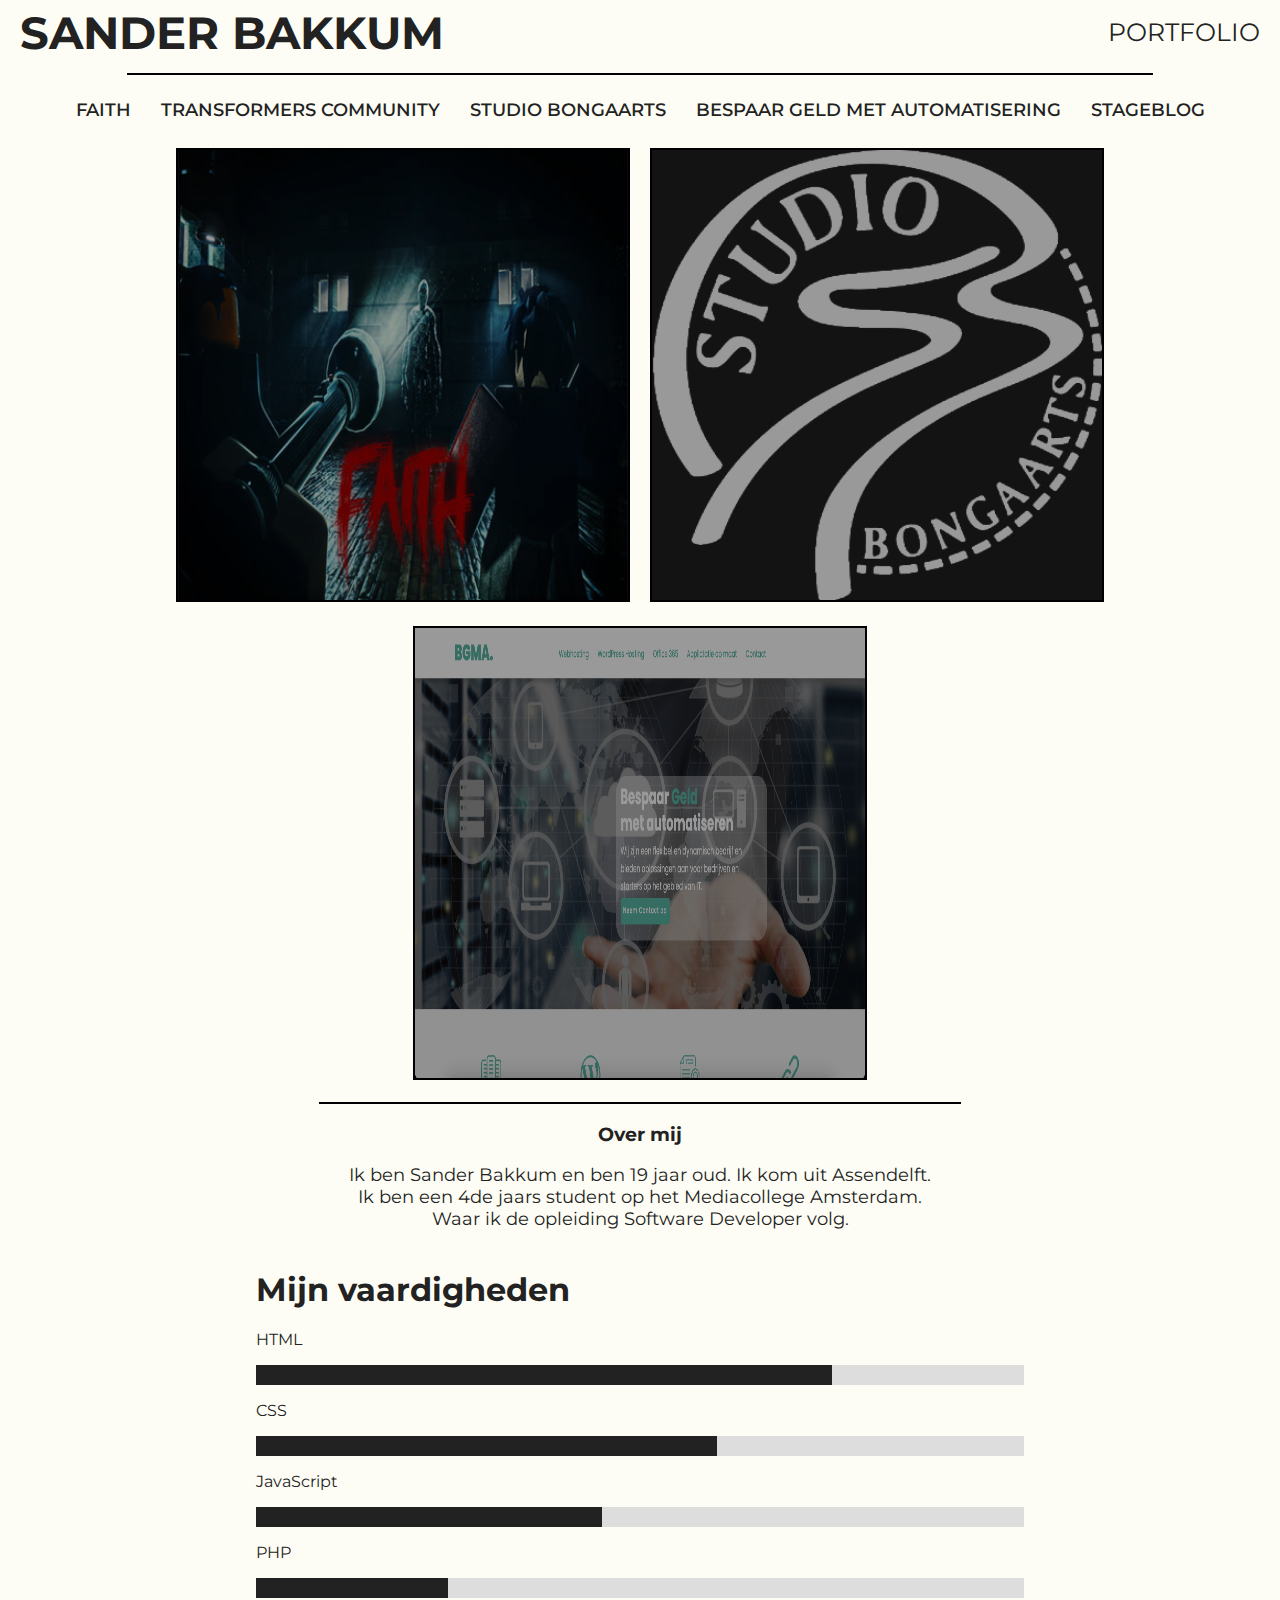
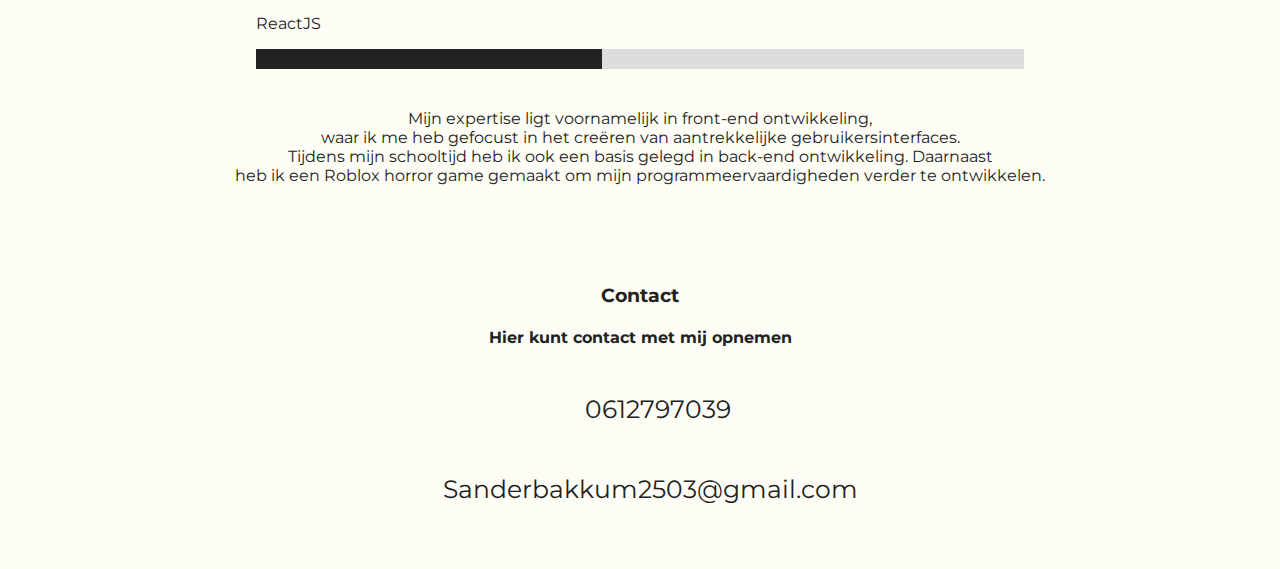
<file: index.html>
<!DOCTYPE html>
<html lang="en">
<head>
    <meta charset="UTF-8">
    <meta name="viewport" content="width=device-width, initial-scale=1.0">
    <link rel="stylesheet" href="css/style.css">
    <title>Portfolio</title>
</head>

<body>
   <div class="header">
            <a href="index.html" class="naam">SANDER BAKKUM</a>
            <a class="port">PORTFOLIO</a>
    </div>
    <hr width="80%" color="#000000" />
    <div class="content-bar">
        <a href="Faith.html">FAITH</a>
        <a href="Tc.html">TRANSFORMERS COMMUNITY</a>
        <a href="Studiobongaarts.html">STUDIO BONGAARTS</a>
        <a href="bgma.html">BESPAAR GELD MET AUTOMATISERING</a>
        <a href="stageblog.html">STAGEBLOG</a>
    </div>
    <div class="img-container">
        <a href="Faith.html"><img src="Images/faith2.jpg" class="Projects"></a>
        <a href="Studiobongaarts.html"><img style="background-color: rgb(32, 32, 32);"  src="Images/studiobongaartslogo.png" class="Projects"></a>
        <a href="bgma.html" ><img src="Images/bgma.png" class="Projects"></a>
    </div>
    <hr width="50%"color="#000000" />
        
        <div class="info">
            <h3>Over mij</h3>
            <p>Ik ben Sander Bakkum en ben 19 jaar oud. Ik kom uit Assendelft.<br>
                Ik ben een 4de jaars student op het Mediacollege Amsterdam.<br> Waar ik de opleiding Software Developer volg.
                </p>
        
               
        </div>
        <div class="skill-con1">
            <div class="skill-con">
                <h1>Mijn vaardigheden</h1>
    
                <p>HTML</p>
                <div class="container">
                <div class="skills html"></div>
                </div>
    
                <p>CSS</p>
                <div class="container">
                <div class="skills css"></div>
                </div>
    
                <p>JavaScript</p>
                <div class="container">
                <div class="skills js"></div>
                </div>
    
                <p>PHP</p>
                <div class="container">
                <div class="skills php"></div>
                </div>
                <p>ReactJS</p>
                <div class="container">
                <div class="skills rjs"></div>
                </div>
            </div>
        </div>
        <div class="stats">
             Mijn expertise ligt voornamelijk in front-end ontwikkeling,<br>
                waar ik me heb gefocust in het creëren van aantrekkelijke gebruikersinterfaces.<br>
                Tijdens mijn schooltijd heb ik ook een basis gelegd in back-end ontwikkeling. Daarnaast <br>
                heb ik een Roblox horror game gemaakt om mijn programmeervaardigheden verder te ontwikkelen.<br>
        </div>
        <div class="contact">
            <h3>Contact</h3>
            <h4>Hier kunt contact met mij opnemen</h4>
            <div class="container2">
                <script src="https://cdn.lordicon.com/xdjxvujz.js"></script>
                                <lord-icon
                                class="phone"
                                src="https://cdn.lordicon.com/cnyeuzxc.json"
                                trigger="hover"
                                style="width:30px;height:30px">
                                </lord-icon>
                                <p class="nummer">0612797039</p>
            </div>
            <div class="container3">
                <script src="https://cdn.lordicon.com/xdjxvujz.js"></script>
                <lord-icon
                    src="https://cdn.lordicon.com/iicmtpsq.json"
                    trigger="hover"
                    style="width:25px;height:25px">
                </lord-icon>
                <p class="mail"> Sanderbakkum2503@gmail.com</p>
            </div>
           
       </div>
        
   
</body>
</html>
</file>
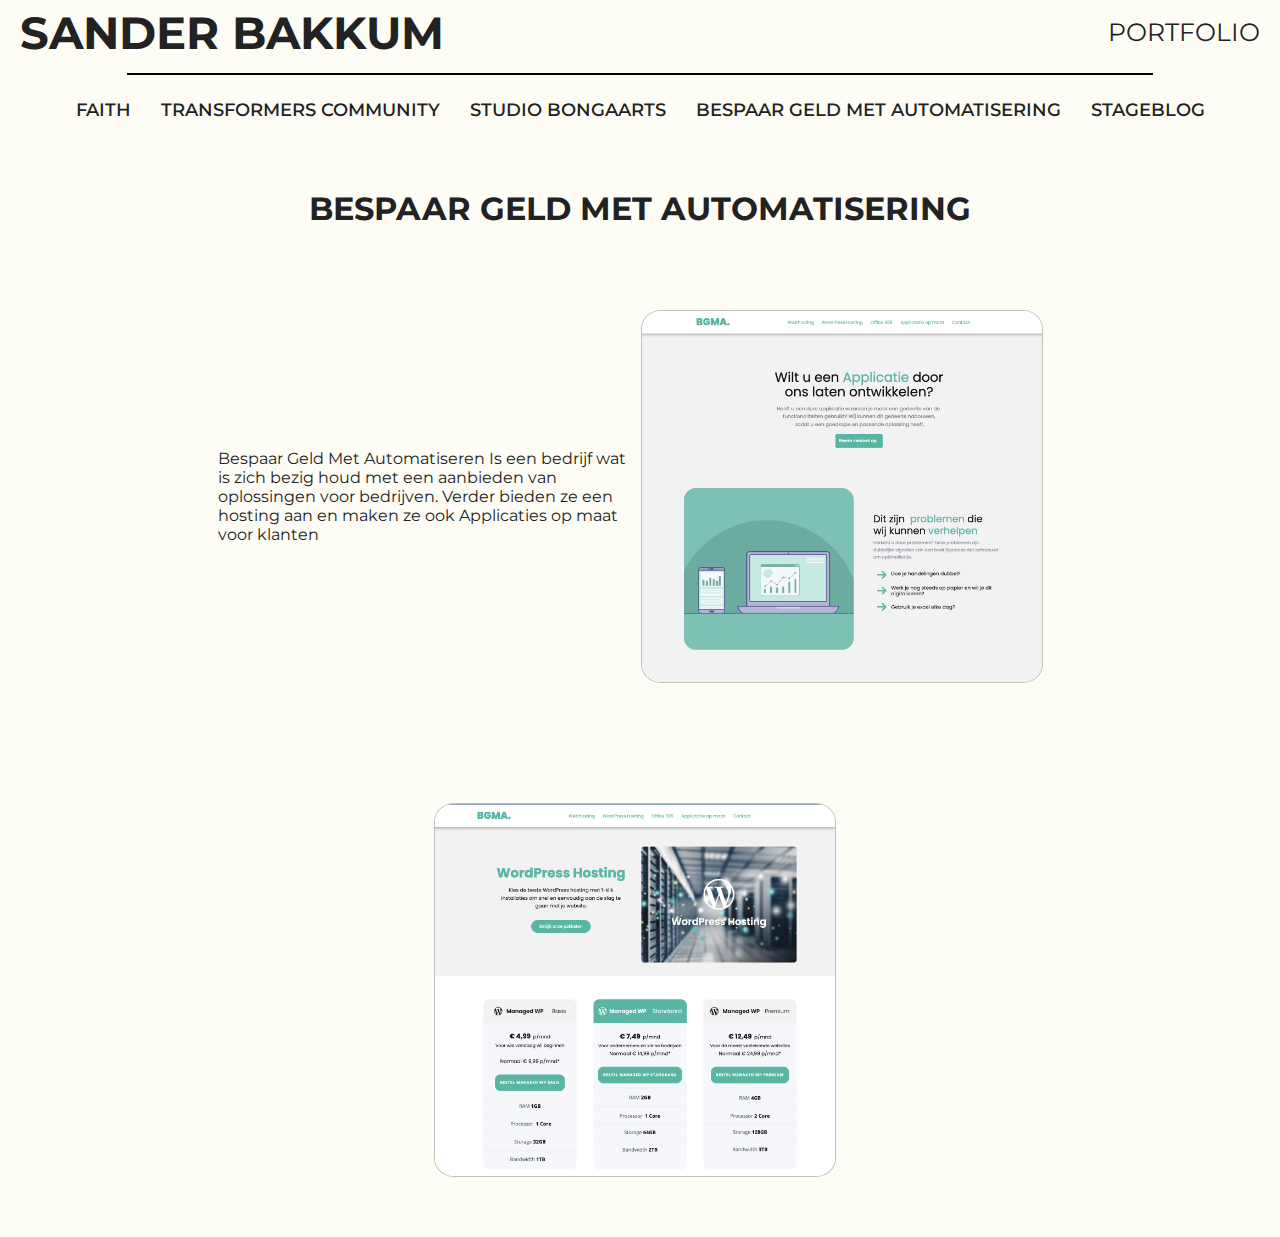
<file: bgma.html>
<!DOCTYPE html>
<html lang="en">
<head>
    <meta charset="UTF-8">
    <meta name="viewport" content="width=device-width, initial-scale=1.0">
    <title>Bespaar Geld Met Automatisering</title>
    
    <link rel="stylesheet" type="text/css" href="css/style.css">
    <link rel="stylesheet" type="text/css" href="css/bgstyle.css">
</head>
<body>
    <div class="header">
        <a href="index.html" class="naam">SANDER BAKKUM</a>
        <a class="port">PORTFOLIO</a>
    </div>
    <hr width="80%" color="#000000" />
    <div class="content-bar">
        <a href="Faith.html">FAITH</a>
        <a href="Tc.html">TRANSFORMERS COMMUNITY</a>
        <a href="Studiobongaarts.html">STUDIO BONGAARTS</a>
        <a href="bgma.html">BESPAAR GELD MET AUTOMATISERING</a>
        <a href="stageblog.html">STAGEBLOG</a>
    </div>

    <h1>BESPAAR GELD MET AUTOMATISERING</h1>

    <section class="section">
        
        <p>Bespaar Geld Met Automatiseren
            Is een bedrijf wat is zich bezig houd met een aanbieden van oplossingen voor bedrijven.
            Verder bieden ze een hosting aan en maken ze ook Applicaties op maat voor klanten</p>
        <img src="Images/applicatie.png" alt="Image 1">
    </section>
    <section class="section">
        <img src="Images/wphosting.png" alt="Image 1">
        <p></p>
        
    </section>
    
</body>
</html>
</file>
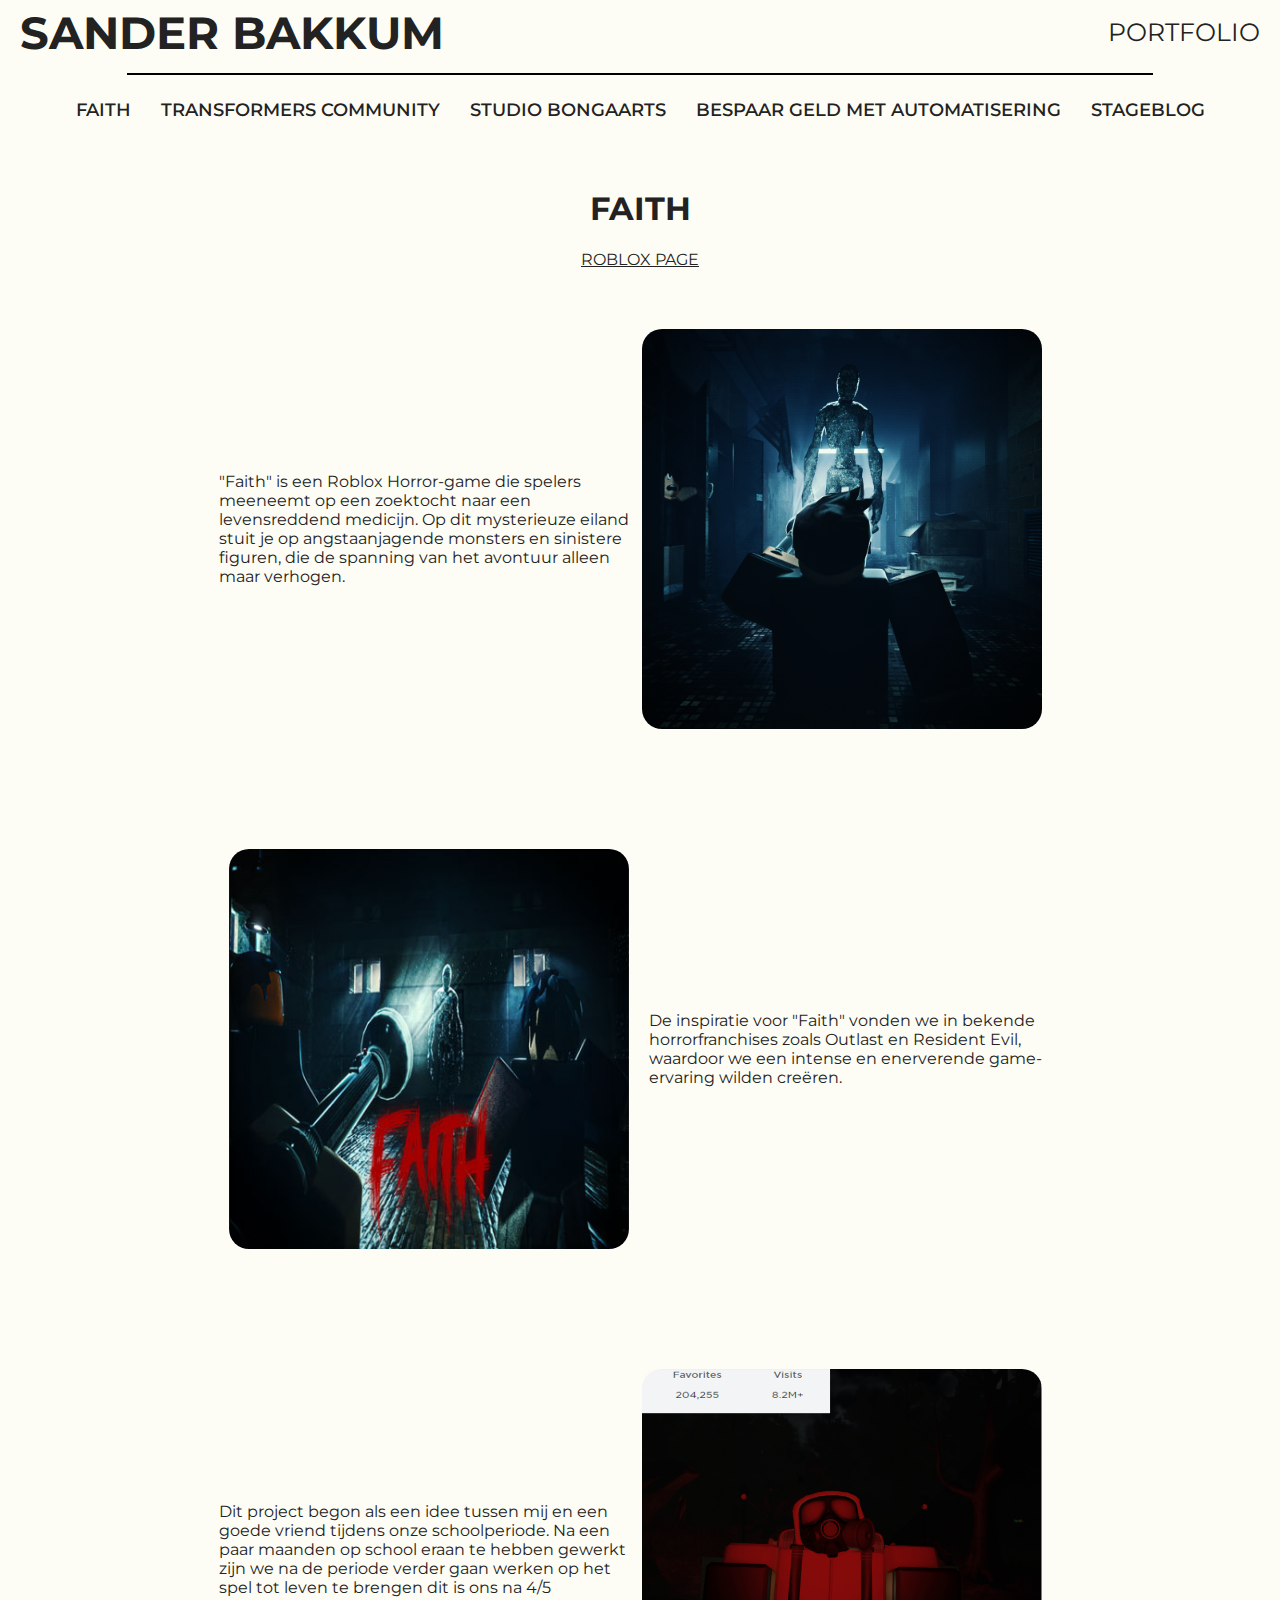
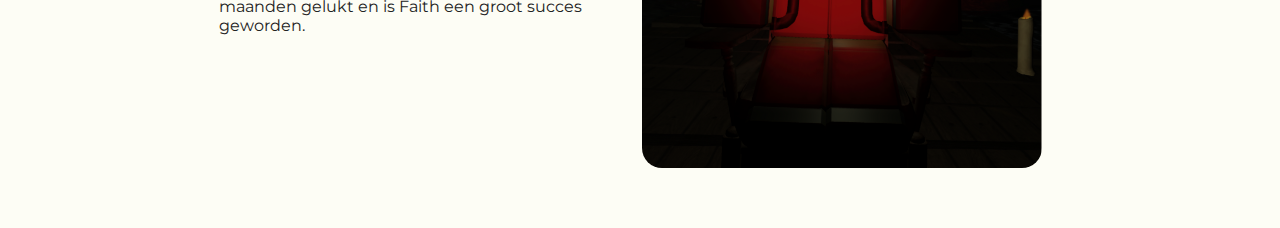
<file: Faith.html>
<!DOCTYPE html>
<html lang="en">
<head>
    <meta charset="UTF-8">
    <meta name="viewport" content="width=device-width, initial-scale=1.0">
    <title>Faith</title>
    <link rel="stylesheet" type="text/css" href="css/style.css">
    <link rel="stylesheet" type="text/css" href="css/fstyle.css">
    
    
</head>
<body>
    <div class="header">
        <a href="index.html" class="naam">SANDER BAKKUM</a>
        <a class="port">PORTFOLIO</a>
    </div>
    <hr width="80%" color="#000000" />
    <div class="content-bar">
        <a href="Faith.html">FAITH</a>
        <a href="Tc.html">TRANSFORMERS COMMUNITY</a>
        <a href="Studiobongaarts.html">STUDIO BONGAARTS</a>
        <a href="bgma.html">BESPAAR GELD MET AUTOMATISERING</a>
        <a href="stageblog.html">STAGEBLOG</a>
    </div>
    <div>
        <h1>FAITH</h1>
        <a class="roblox" href="https://www.roblox.com/games/9297627871/Faith">ROBLOX PAGE</a>
    </div>
    
    <section class="section">
        
        <p>"Faith" is een Roblox Horror-game die spelers meeneemt op een  zoektocht naar een levensreddend medicijn. Op dit mysterieuze eiland stuit je op angstaanjagende monsters en sinistere figuren, die de spanning van het avontuur alleen maar verhogen.</p>
        <img src="Images/faith.png" alt="Image 1">
    </section>
    <section class="section">
        <img src="Images/faith2.jpg" alt="Image 1">
        <p>De inspiratie voor "Faith" vonden we in bekende horrorfranchises zoals Outlast en Resident Evil, waardoor we een intense en enerverende game-ervaring wilden creëren.</p>
        
    </section>
    <section class="section">
        
        <p>Dit project begon als een idee tussen mij en een goede vriend tijdens onze schoolperiode. Na een paar maanden op school eraan te hebben gewerkt zijn we na de periode verder gaan werken op het spel tot leven te brengen dit is ons na 4/5 maanden gelukt en is Faith een groot succes geworden. </p>
        <img src="Images/faith3.png" alt="Image 1">
    </section>
</body>
</html>
</file>
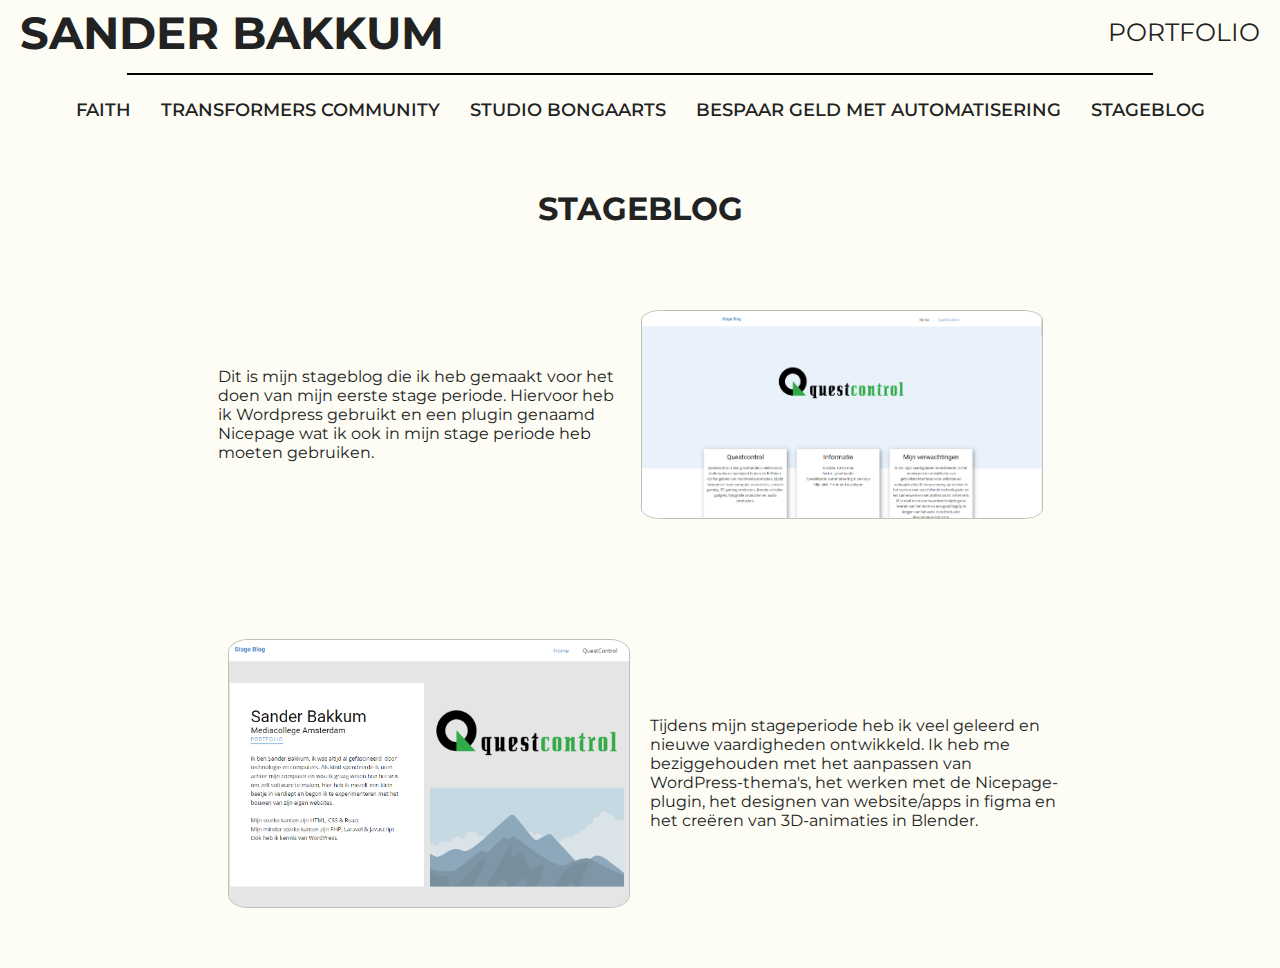
<file: stageblog.html>
<!DOCTYPE html>
<html lang="en">
<head>
    <meta charset="UTF-8">
    <meta name="viewport" content="width=device-width, initial-scale=1.0">
    <title>Bespaar Geld Met Automatisering</title>
    
    <link rel="stylesheet" type="text/css" href="css/style.css">
    <link rel="stylesheet" type="text/css" href="css/bgstyle.css">
</head>
<body>
    <div class="header">
        <a href="index.html" class="naam">SANDER BAKKUM</a>
        <a class="port">PORTFOLIO</a>
    </div>
    <hr width="80%" color="#000000" />
    <div class="content-bar">
        <a href="Faith.html">FAITH</a>
        <a href="Tc.html">TRANSFORMERS COMMUNITY</a>
        <a href="Studiobongaarts.html">STUDIO BONGAARTS</a>
        <a href="bgma.html">BESPAAR GELD MET AUTOMATISERING</a>
        <a href="stageblog.html">STAGEBLOG</a>
    </div>

    <h1>STAGEBLOG</h1>

    <section class="section">
        
        <p>Dit is mijn stageblog die ik heb gemaakt voor het doen van mijn eerste stage periode. Hiervoor heb ik Wordpress gebruikt en een plugin genaamd Nicepage wat ik ook in mijn stage periode heb moeten gebruiken.</p>
        <img src="Images/Stageblog.png" alt="Image 1">
    </section>
    <section class="section">
        <img src="Images/Stageblog1.png" alt="Image 1">
        <p>Tijdens mijn stageperiode heb ik veel geleerd en nieuwe vaardigheden ontwikkeld. Ik heb me beziggehouden met het aanpassen van WordPress-thema's, het werken met de Nicepage-plugin, het designen van website/apps in figma en het creëren van 3D-animaties in Blender.</p>
        
    </section>
    
</body>
</html>
</file>
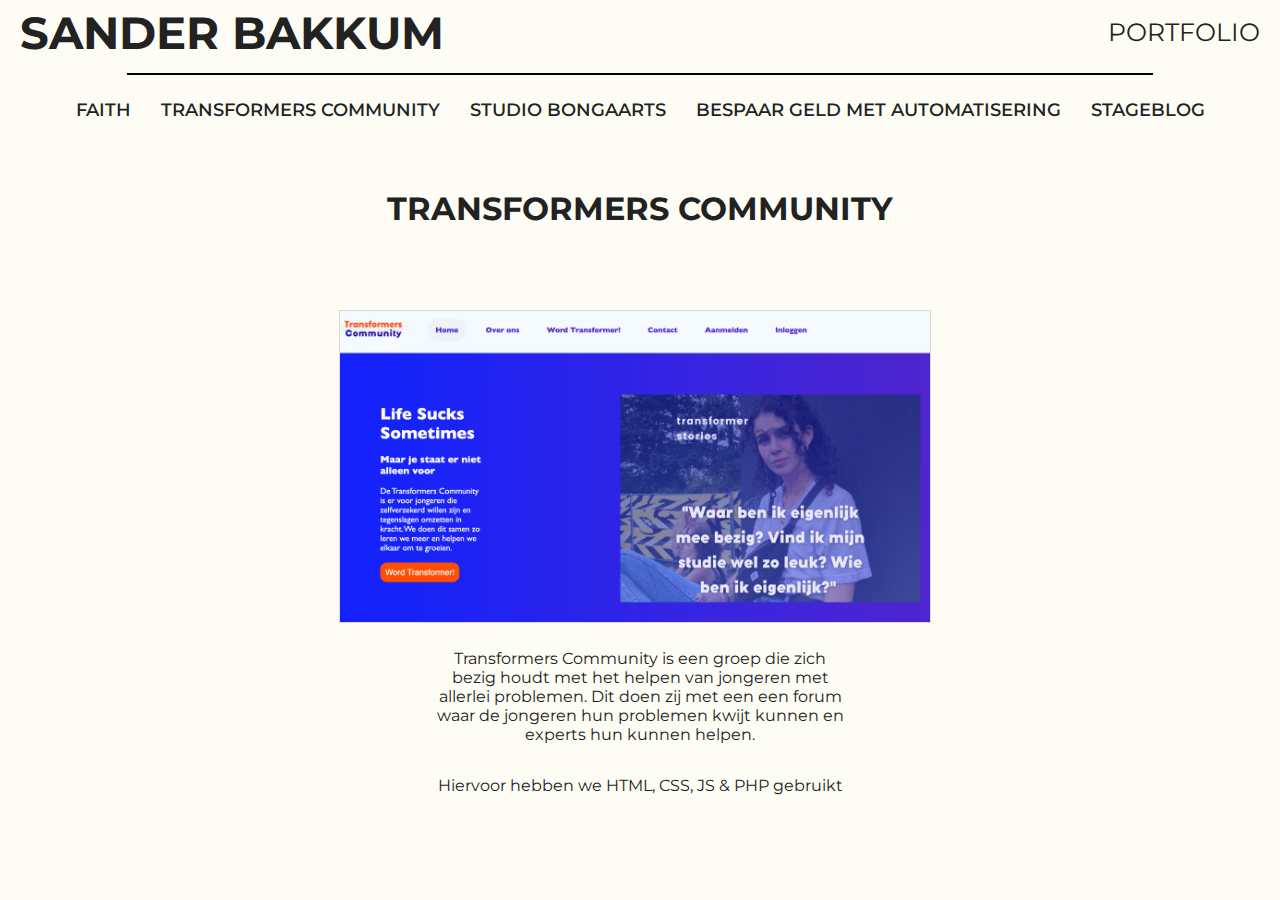
<file: Tc.html>
<!DOCTYPE html>
<html lang="en">
<head>
    <meta charset="UTF-8">
    <meta name="viewport" content="width=device-width, initial-scale=1.0">
    <title>Transformers Community</title>
    
    <link rel="stylesheet" type="text/css" href="css/style.css">
    <link rel="stylesheet" type="text/css" href="css/tcstyle.css">
</head>
<body>
    <div class="header">
        <a href="index.html" class="naam">SANDER BAKKUM</a>
        <a class="port">PORTFOLIO</a>
    </div>
    <hr width="80%" color="#000000" />
    <div class="content-bar">
        <a href="Faith.html">FAITH</a>
        <a href="Tc.html">TRANSFORMERS COMMUNITY</a>
        <a href="Studiobongaarts.html">STUDIO BONGAARTS</a>
        <a href="bgma.html">BESPAAR GELD MET AUTOMATISERING</a>
        <a href="stageblog.html">STAGEBLOG</a>
    </div>

    <h1>TRANSFORMERS COMMUNITY</h1>

  
    <section class="section">
        <img src="Images/tchomepage.png" alt="Image 1">
        <p>Transformers Community is een groep die zich bezig houdt met het helpen van jongeren met
            allerlei problemen. Dit doen zij met een een forum waar de jongeren hun problemen
            kwijt kunnen en experts hun kunnen helpen.</p>
        <p>Hiervoor hebben we HTML, CSS, JS & PHP gebruikt</p>
        
    </section>
    
    </section>
</body>
</html>
</file>
<file: css/style.css>
@import url('https://fonts.googleapis.com/css2?family=Montserrat:wght@500&display=swap');
@import url('https://fonts.googleapis.com/css2?family=Montserrat:wght@900&display=swap');




body { 
  margin: 0;
  font-family: 'Montserrat', sans-serif;
  background-color: #fdfdf5;
  color: #222222;
}


/** HEADER **/
.header {

  width: 100%;
  display: flex;
  justify-content: flex-end;
  flex-wrap: wrap;
  
  
}

a:link {
    color: #222222;
  }
  
  a:visited {
    color: #222222;
  }
  
  a:hover {
    color: #837f7f;
    
  }
  
  a:active {
    color: #222222;
  } 
.header a {

  text-align: center;
  text-decoration: none;
  font-size: 25px; 
  line-height: 25px;
  border-radius: 4px;

  
}

.header a.naam {
    padding: 20px;
  font-size: 45px;
  font-weight: bold;
  font-family: 'Montserrat', sans-serif;
  margin-right: auto;
}
.port {
    padding: 20px;
    display: flex;
    justify-self: flex-end;
    
}
/** Content bar **/
.content-bar{
    display: flex;
    justify-content: center;
    flex-wrap: wrap;
}
.content-bar a {
  
    text-align: center;
    padding: 15px;
    text-decoration: none;
    font-size: 18px; 
    line-height: 25px;
    border-radius: 4px;
    font-weight: 550;
  }

/** Image Containers **/
.img-container{
    display: flex;
    justify-content: center;
    flex-wrap: wrap;
}

img{
    border: black 2px solid;
    margin: 10px;
}
.img-container > a > img{
  filter: brightness(60%);
}

.img-container > a > img:hover{
  filter: brightness(100%);
  transition: 0.3s;
}
.Projects{
    width: 450px;
    height: 450px;
    
}

/** Info **/


.info{
    text-align: center;
}
.info p {
  
    text-align: center;
    text-decoration: none;
    font-size: 18px; 
  }

  /** Mijn vaardigheden **/

  .skill-con1{
    display: flex;
    justify-content: center;
   
  }
  .skill-con{
    width: 60%;
   
  }
  .container {
    width: 100%;
    background-color: #ddd;
  }
  
  .skills {
    text-align: right;
    padding-top: 10px;
    padding-bottom: 10px;
    
  }
  
  .html {width: 75%; background-color: #222222;}
  .css {width: 60%; background-color: #222222;}
  .js {width: 45%; background-color: #222222;}
  .php {width: 25%; background-color: #222222;}
  .rjs {width: 45%; background-color: #222222;}

  .stats{
    padding-top: 40px;
    padding-bottom: 40px;
    text-align: center;
  }
  .stats p{
    text-align: center;
    text-decoration: none;
    font-size: 18px; 
  }

  .contact{
    padding-top: 40px;
    padding-bottom: 40px;
    text-align: center;
  }

  .container2 {
    display: flex;
    align-items: center;
    justify-content: center;
    font-size: 25px;
    
  }
  .phone{
    margin-right: 5px;
  }
  .mail{
    margin-right: 5px;
  }
  .container3 {
    display: flex;
    align-items: center;
    justify-content: center;
    font-size: 25px;
    
  }
</file>
<file: css/bgstyle.css>
.section {
    display: flex;
    flex-direction: row;
    justify-content: center;
    align-items: center;
    padding: 50px;
    flex-wrap: wrap;
    
}

.section img {
    max-width: 50%;
    height: auto;
    margin-right: 20px; /* Adjust the spacing between the image and text */
}

img{
    width: 400px;
    height: 400px;
    border-radius: 5%;
    border: solid 1px rgba(0, 0, 0, 0.24);
    
}

.section p {
    max-width: 35%;
}

h1{
    display: flex;
    justify-content: center;
    padding-top: 30px;
}
</file>
<file: css/fstyle.css>
.section {
    display: flex;
    flex-direction: row;
    justify-content: center;
    align-items: center;
    padding: 50px;
    flex-wrap: wrap;
    
}

.section img {
    max-width: 50%;
    height: auto;
    margin-right: 20px; /* Adjust the spacing between the image and text */
}

img{
    width: 400px;
    height: 400px;
    border-radius: 5%;
    border: none;
    
}

.section p {
    max-width: 35%;
}

h1{
    display: flex;
    justify-content: center;
    padding-top: 30px;
}
.roblox{
    
        display: flex;
        justify-content: center;
        
   
}
</file>
<file: css/tcstyle.css>
.section {
    display: flex;
    flex-direction: column;
    justify-content: center;
    align-items: center;
    padding: 50px;
    
    
}

.section img {
    max-width: 100%;
    height: auto;
    margin-right: 20px; /* Adjust the spacing between the image and text */
}

img{
    width: 50%;
    

    border: solid 1px rgba(0, 0, 0, 0.137);
    
}

.section p {
    max-width: 35%;
    text-align: center;
}

h1{
    display: flex;
    justify-content: center;
    padding-top: 30px;
}
</file>
